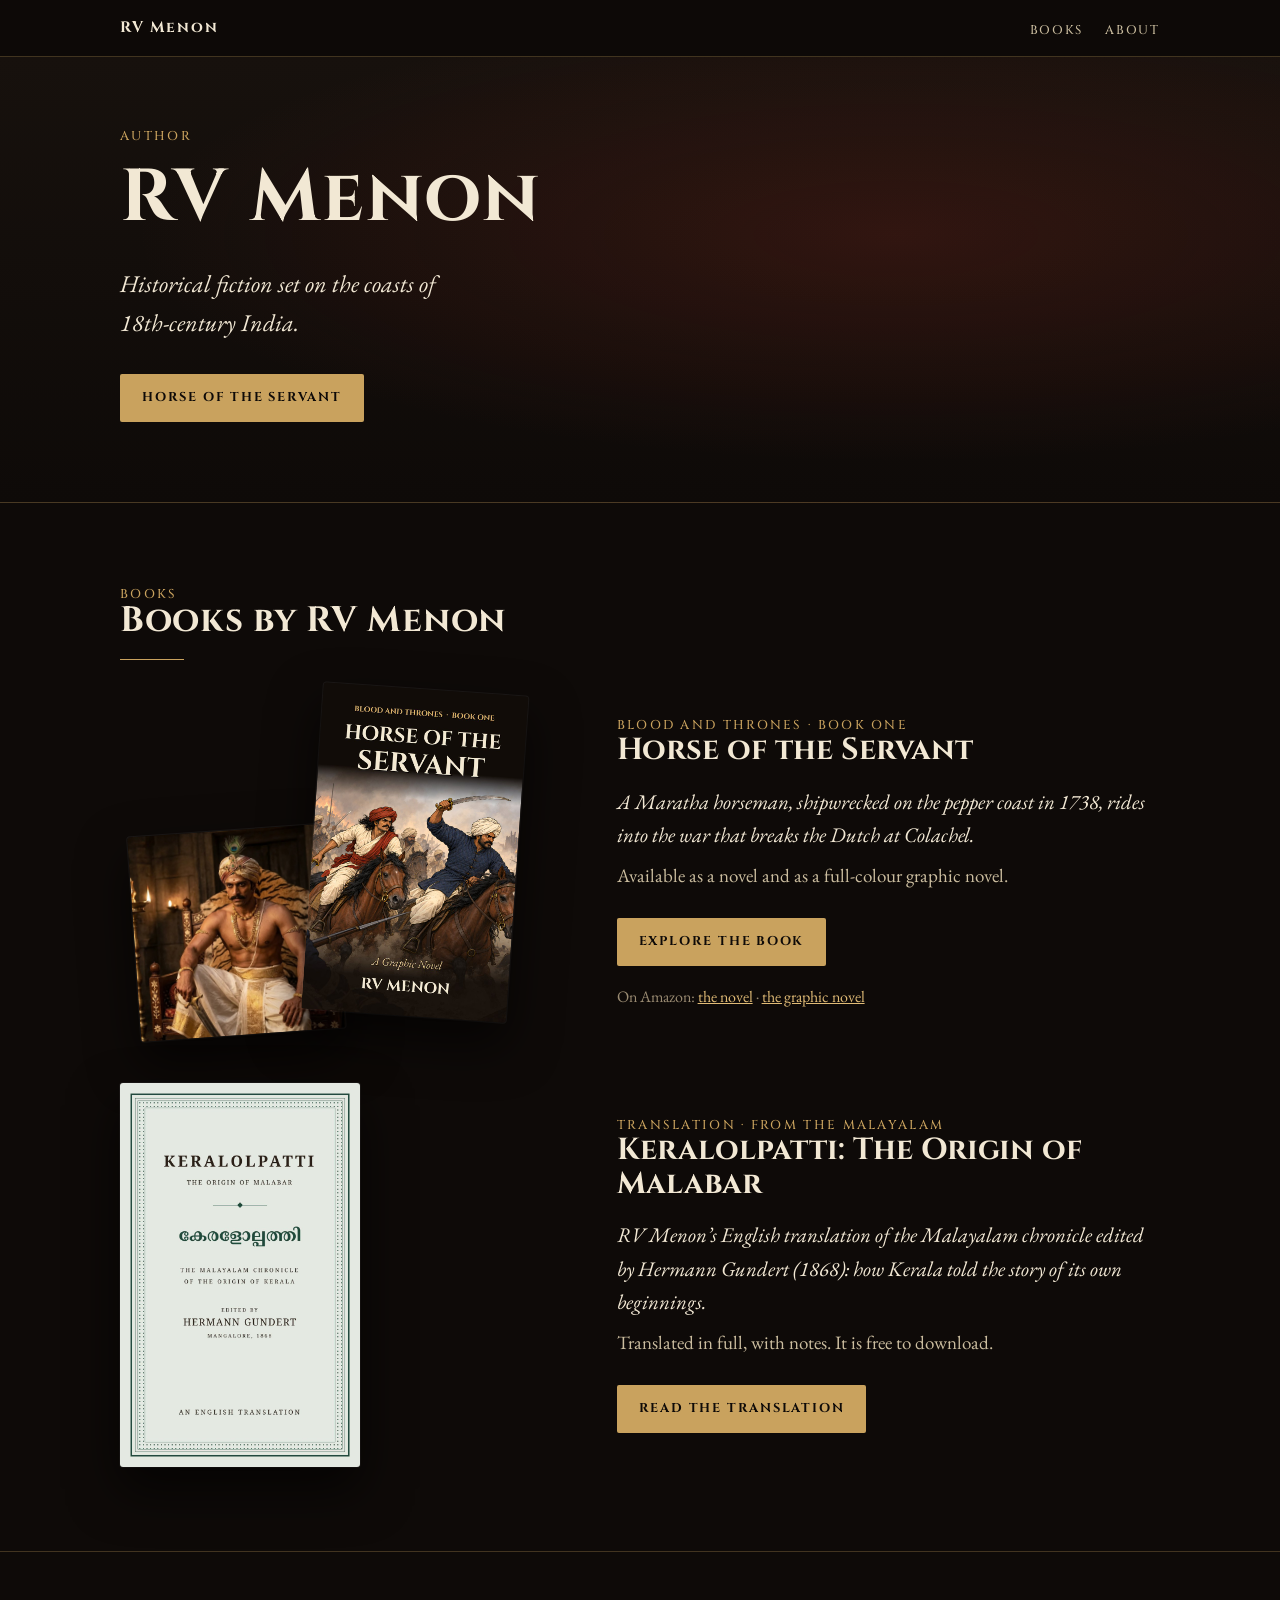
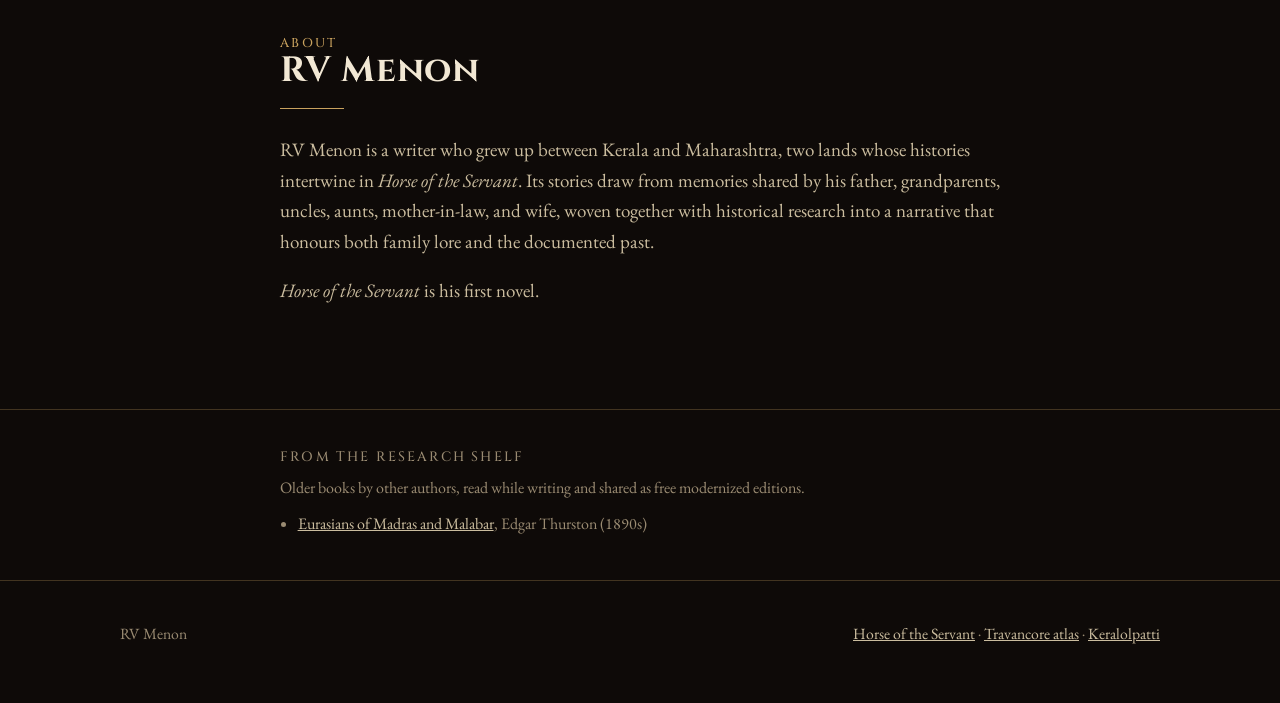
<file: index.html>
<!doctype html>
<html lang="en">
<head>
<meta charset="utf-8">
<meta name="viewport" content="width=device-width, initial-scale=1">
<title>RV Menon | Author</title>
<link rel="canonical" href="https://rvmenon.com/">
<meta name="msvalidate.01" content="698EE1B71D676BA57E1426D5D405A31E" />
<meta name="description" content="RV Menon, author of Horse of the Servant, a historical novel of 18th-century Goa, Travancore and the Battle of Colachel.">
<meta property="og:type" content="website">
<meta property="og:title" content="RV Menon">
<meta property="og:description" content="Author of Horse of the Servant, Book One of Blood and Thrones.">
<meta property="og:url" content="https://rvmenon.com/">
<meta property="og:image" content="https://rvmenon.com/assets/og-image.jpg">
<meta name="twitter:card" content="summary_large_image">
<link rel="preconnect" href="https://fonts.googleapis.com">
<link rel="preconnect" href="https://fonts.gstatic.com" crossorigin>
<link href="https://fonts.googleapis.com/css2?family=Cinzel:wght@500;700&family=EB+Garamond:ital,wght@0,400;0,500;1,400&display=swap" rel="stylesheet">
<link rel="stylesheet" href="assets/site.css">
</head>
<body>

<nav class="nav" aria-label="Main">
  <div class="wrap">
    <a class="brand" href="./">RV Menon</a>
    <ul>
      <li><a href="#books">Books</a></li>
      <li><a href="#about">About</a></li>
    </ul>
  </div>
</nav>

<header class="hero" id="top">
  <div class="wrap solo">
    <div>
      <div class="eyebrow">Author</div>
      <h1>RV Menon</h1>
      <p class="hook">Historical fiction set on the coasts of <span class="nowrap">18th-century</span> India.</p>
      <div class="btns">
        <a class="btn primary" href="horse-of-the-servant/">Horse of the Servant</a>
      </div>
    </div>
  </div>
</header>

<main>
<section id="books" aria-labelledby="books-h">
  <div class="wrap">
    <div class="eyebrow">Books</div>
    <h2 id="books-h">Books by RV Menon</h2>
    <hr class="rule">

    <article class="feature" aria-labelledby="hots-h">
      <a class="covers" href="horse-of-the-servant/" aria-hidden="true" tabindex="-1">
        <img src="assets/novel-cover.jpg" class="sq" alt="" width="900" height="900">
        <img src="assets/graphic-novel-cover.jpg" alt="" width="800" height="1280">
      </a>
      <div>
        <div class="eyebrow">Blood and Thrones · Book One</div>
        <h3 id="hots-h">Horse of the Servant</h3>
        <p class="hook">A Maratha horseman, shipwrecked on the pepper coast in 1738, rides into the war that breaks the Dutch at Colachel.</p>
        <p class="formats">Available as a novel and as a full-colour graphic novel.</p>
        <div class="btns">
          <a class="btn primary" href="horse-of-the-servant/">Explore the book</a>
        </div>
        <p class="textlinks">On Amazon: <a href="https://www.amazon.com/dp/B0GD5K3GWF" rel="noopener">the novel</a> · <a href="https://www.amazon.com/dp/B0HP4CW4CW" rel="noopener">the graphic novel</a></p>
      </div>
    </article>

    <article class="feature" id="translation" aria-labelledby="kp-h">
      <a class="covers kp-home" href="keralolpatti/" aria-hidden="true" tabindex="-1">
        <img src="keralolpatti/cover.jpg" alt="" width="800" height="1280">
      </a>
      <div>
        <div class="eyebrow">Translation · from the Malayalam</div>
        <h3 id="kp-h">Keralolpatti: The Origin of Malabar</h3>
        <p class="hook">RV Menon’s English translation of the Malayalam chronicle edited by Hermann Gundert (1868): how Kerala told the story of its own beginnings.</p>
        <p class="formats">Translated in full, with notes. It is free to download.</p>
        <div class="btns">
          <a class="btn primary" href="keralolpatti/">Read the translation</a>
        </div>
      </div>
    </article>
  </div>
</section>

<section class="author" id="about" aria-labelledby="about-h">
  <div class="wrap">
    <div class="eyebrow">About</div>
    <h2 id="about-h">RV Menon</h2>
    <hr class="rule">
    <p>RV Menon is a writer who grew up between Kerala and Maharashtra, two lands whose histories intertwine in <em>Horse of the Servant</em>. Its stories draw from memories shared by his father, grandparents, uncles, aunts, mother-in-law, and wife, woven together with historical research into a narrative that honours both family lore and the documented past.</p>
    <p><em>Horse of the Servant</em> is his first novel.</p>
  </div>
</section>

<section class="shelf" id="shelf" aria-labelledby="shelf-h">
  <div class="wrap">
    <h2 id="shelf-h">From the research shelf</h2>
    <p>Older books by other authors, read while writing and shared as free modernized editions.</p>
    <ul>
      <li><a href="eurasians-of-madras-and-malabar/">Eurasians of Madras and Malabar</a>, Edgar Thurston (1890s)</li>
    </ul>
  </div>
</section>
</main>

<footer>
  <div class="wrap">
    <span>RV Menon</span>
    <span><a href="horse-of-the-servant/">Horse of the Servant</a> · <a href="horse-of-the-servant/atlas/">Travancore atlas</a> · <a href="keralolpatti/">Keralolpatti</a></span>
  </div>
</footer>

</body>
</html>
</file>
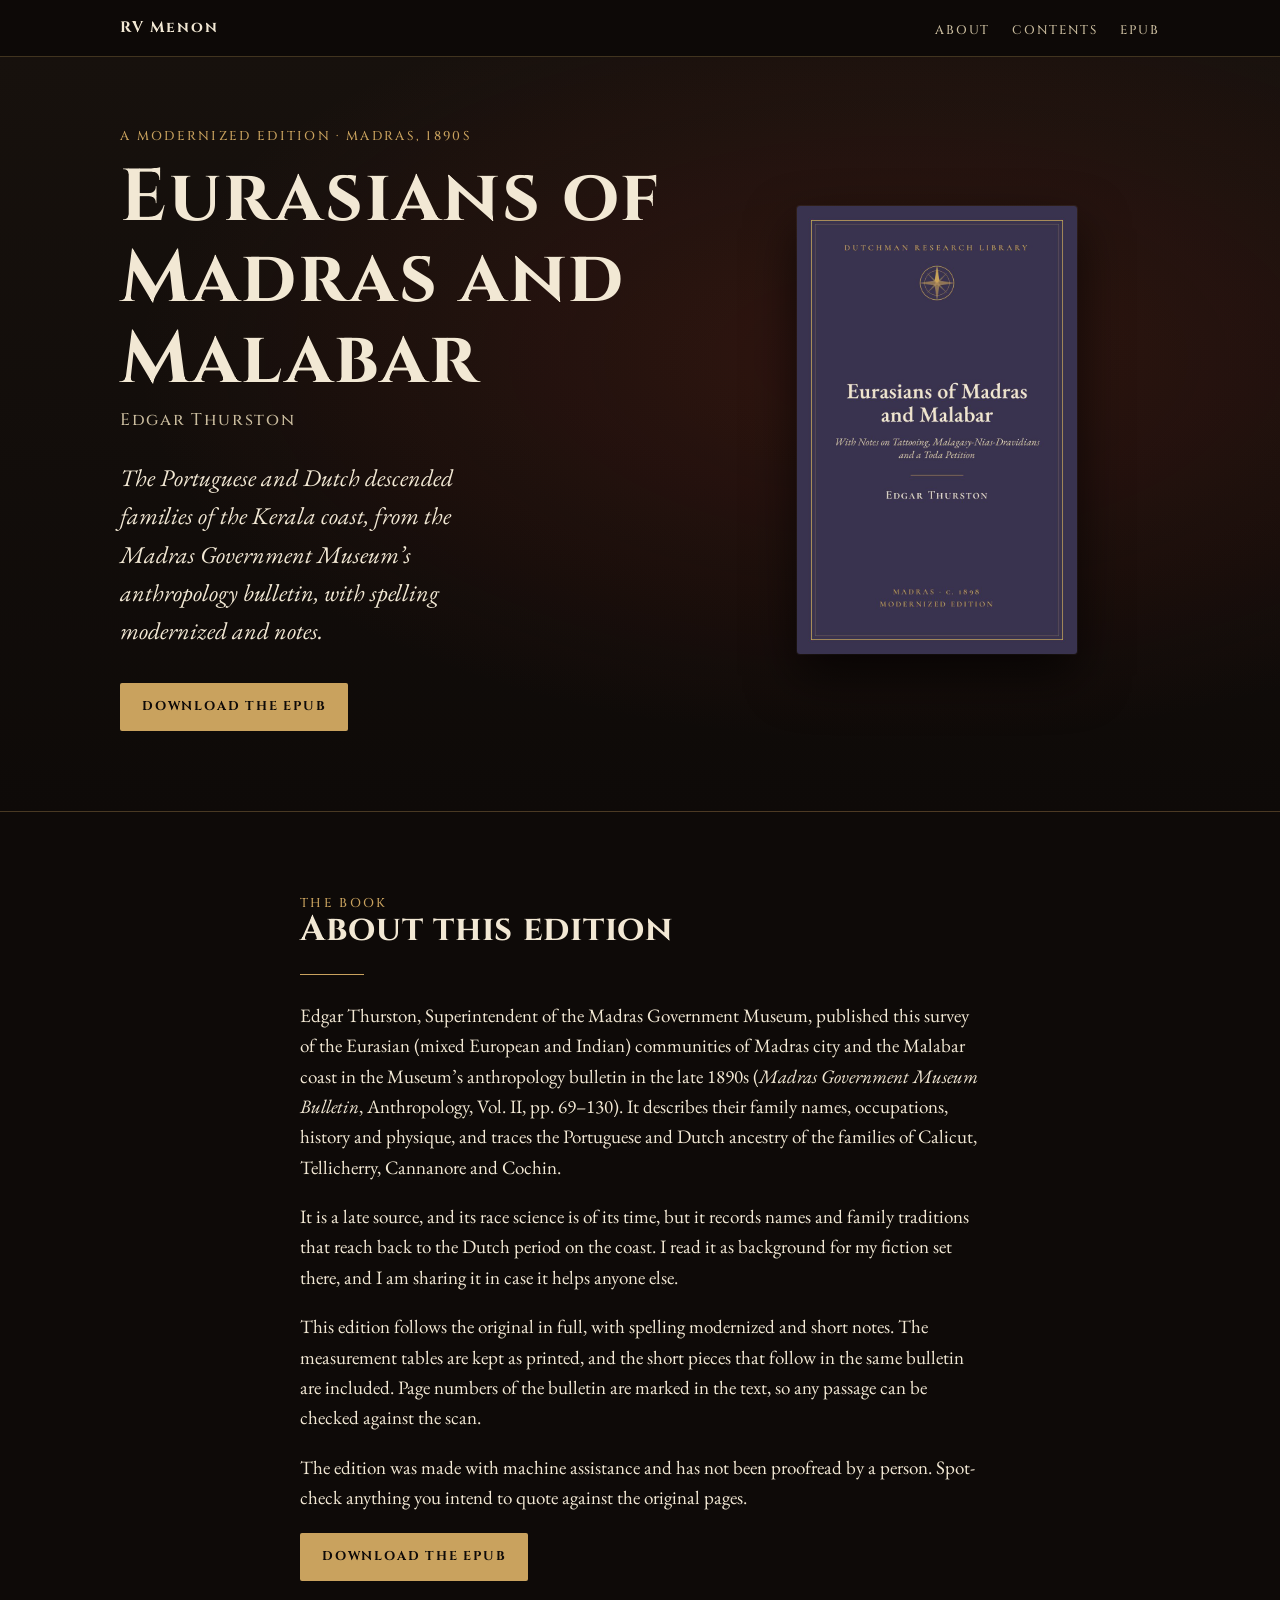
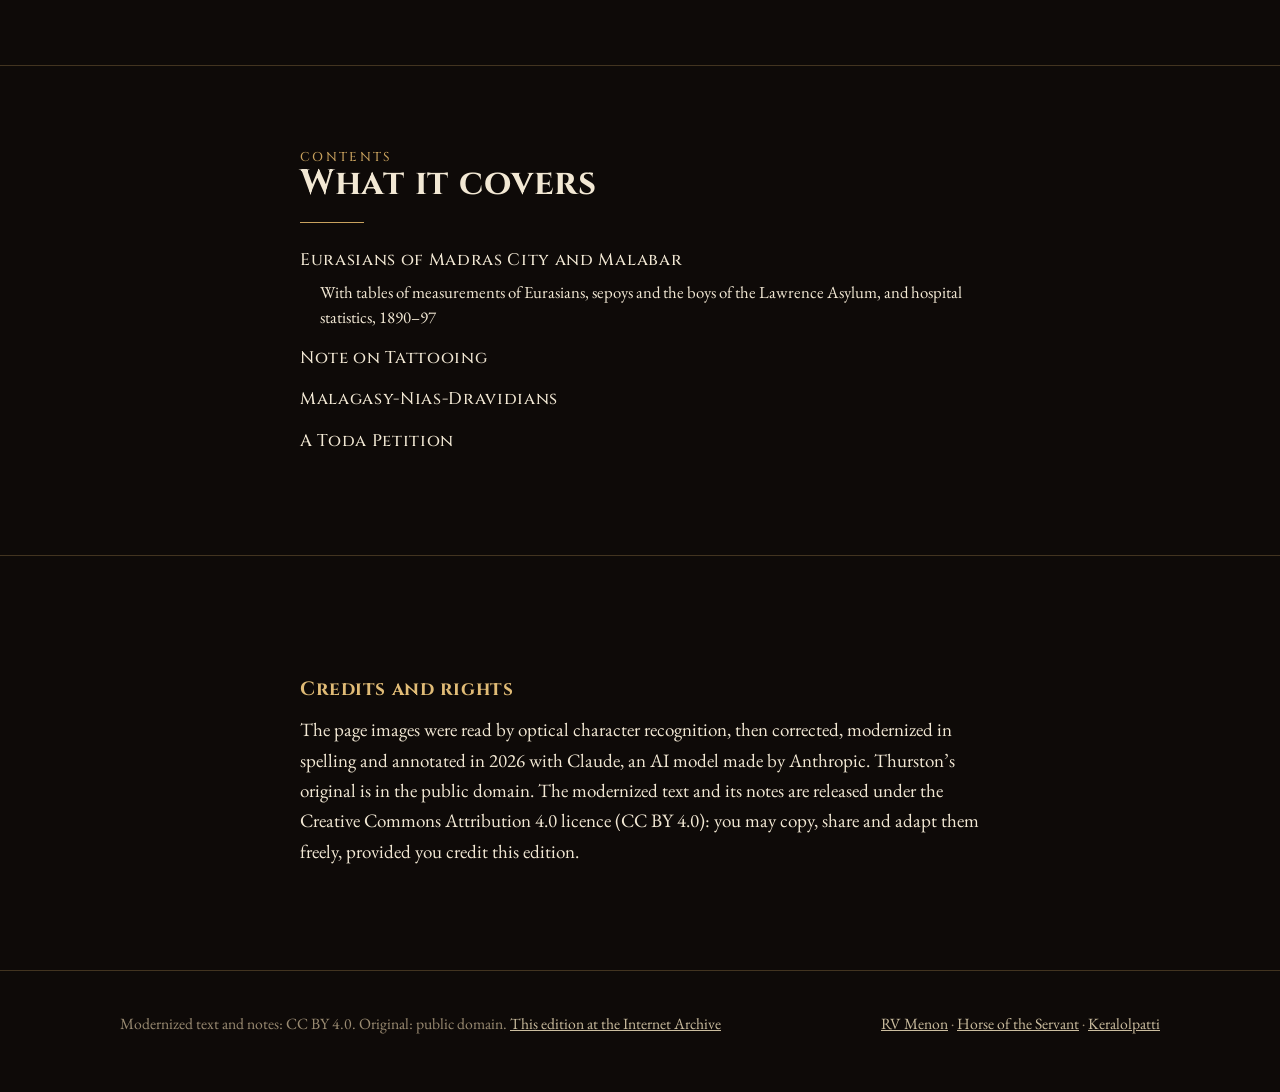
<file: eurasians-of-madras-and-malabar/index.html>
<!doctype html>
<html lang="en">
<head>
<meta charset="utf-8">
<meta name="viewport" content="width=device-width, initial-scale=1">
<title>Eurasians of Madras and Malabar | RV Menon</title>
<link rel="canonical" href="https://rvmenon.com/eurasians-of-madras-and-malabar/">
<meta name="description" content="Eurasians of Madras and Malabar by Edgar Thurston, in a modernized edition with notes. The Portuguese and Dutch descended families of the Kerala coast, from the Madras Museum Bulletin. Free to download.">
<meta property="og:type" content="book">
<meta property="og:title" content="Eurasians of Madras and Malabar">
<meta property="og:description" content="Edgar Thurston's survey of the Eurasian families of Madras and the Malabar coast, in a modernized edition with notes.">
<meta property="og:url" content="https://rvmenon.com/eurasians-of-madras-and-malabar/">
<meta property="og:image" content="https://rvmenon.com/eurasians-of-madras-and-malabar/cover.jpg">
<meta name="twitter:card" content="summary_large_image">
<link rel="preconnect" href="https://fonts.googleapis.com">
<link rel="preconnect" href="https://fonts.gstatic.com" crossorigin>
<link href="https://fonts.googleapis.com/css2?family=Cinzel:wght@500;700&family=EB+Garamond:ital,wght@0,400;0,500;1,400&display=swap" rel="stylesheet">
<link rel="stylesheet" href="../assets/site.css">
</head>
<body class="kp">

<nav class="nav" aria-label="Main">
  <div class="wrap">
    <a class="brand" href="../">RV Menon</a>
    <ul>
      <li class="hide-sm"><a href="#about-book">About</a></li>
      <li><a href="#contents">Contents</a></li>
      <li><a href="eurasians-of-madras-and-malabar.epub" download>EPUB</a></li>
    </ul>
  </div>
</nav>

<header class="hero" id="top">
  <div class="wrap">
    <div>
      <div class="eyebrow">A modernized edition · Madras, 1890s</div>
      <h1>Eurasians of Madras and Malabar</h1>
      <div class="series">Edgar Thurston</div>
      <p class="hook">The Portuguese and Dutch descended families of the Kerala coast, from the Madras Government Museum’s anthropology bulletin, with spelling modernized and notes.</p>
      <div class="btns">
        <a class="btn primary" href="eurasians-of-madras-and-malabar.epub" download>Download the EPUB</a>
      </div>
    </div>
    <div class="kp-cover">
      <img src="cover.jpg" alt="Cover of Eurasians of Madras and Malabar by Edgar Thurston" width="800" height="1280">
    </div>
  </div>
</header>

<main>
<section class="kp-text" id="about-book" aria-labelledby="note">
  <div class="wrap kp-col">
    <div class="eyebrow">The book</div>
    <h2 id="note">About this edition</h2>
    <hr class="rule">
    <p>Edgar Thurston, Superintendent of the Madras Government Museum, published this survey of the Eurasian (mixed European and Indian) communities of Madras city and the Malabar coast in the Museum’s anthropology bulletin in the late 1890s (<i>Madras Government Museum Bulletin</i>, Anthropology, Vol. II, pp. 69–130). It describes their family names, occupations, history and physique, and traces the Portuguese and Dutch ancestry of the families of Calicut, Tellicherry, Cannanore and Cochin.</p>
    <p>It is a late source, and its race science is of its time, but it records names and family traditions that reach back to the Dutch period on the coast. I read it as background for my fiction set there, and I am sharing it in case it helps anyone else.</p>
    <p>This edition follows the original in full, with spelling modernized and short notes. The measurement tables are kept as printed, and the short pieces that follow in the same bulletin are included. Page numbers of the bulletin are marked in the text, so any passage can be checked against the scan.</p>
    <p>The edition was made with machine assistance and has not been proofread by a person. Spot-check anything you intend to quote against the original pages.</p>
    <div class="btns"><a class="btn primary" href="eurasians-of-madras-and-malabar.epub" download>Download the EPUB</a></div>
  </div>
</section>

<section id="contents" aria-labelledby="contents-h">
  <div class="wrap kp-col">
    <div class="eyebrow">Contents</div>
    <h2 id="contents-h">What it covers</h2>
    <hr class="rule">
    <ol class="kp-toc">
      <li>Eurasians of Madras City and Malabar<ol><li>With tables of measurements of Eurasians, sepoys and the boys of the Lawrence Asylum, and hospital statistics, 1890–97</li></ol></li>
      <li>Note on Tattooing</li>
      <li>Malagasy-Nias-Dravidians</li>
      <li>A Toda Petition</li>
    </ol>
  </div>
</section>

<section class="kp-text" aria-labelledby="rights-h">
  <div class="wrap kp-col">
    <h3 id="rights-h">Credits and rights</h3>
    <p>The page images were read by optical character recognition, then corrected, modernized in spelling and annotated in 2026 with Claude, an AI model made by Anthropic. Thurston’s original is in the public domain. The modernized text and its notes are released under the Creative Commons Attribution 4.0 licence (CC BY 4.0): you may copy, share and adapt them freely, provided you credit this edition.</p>
  </div>
</section>
</main>

<footer>
  <div class="wrap">
    <span>Modernized text and notes: CC BY 4.0. Original: public domain. <a href="https://archive.org/details/eurasians-of-madras-and-malabar-modernized" rel="noopener">This edition at the Internet Archive</a></span>
    <span><a href="../">RV Menon</a> · <a href="../horse-of-the-servant/">Horse of the Servant</a> · <a href="../keralolpatti/">Keralolpatti</a></span>
  </div>
</footer>

</body>
</html>
</file>
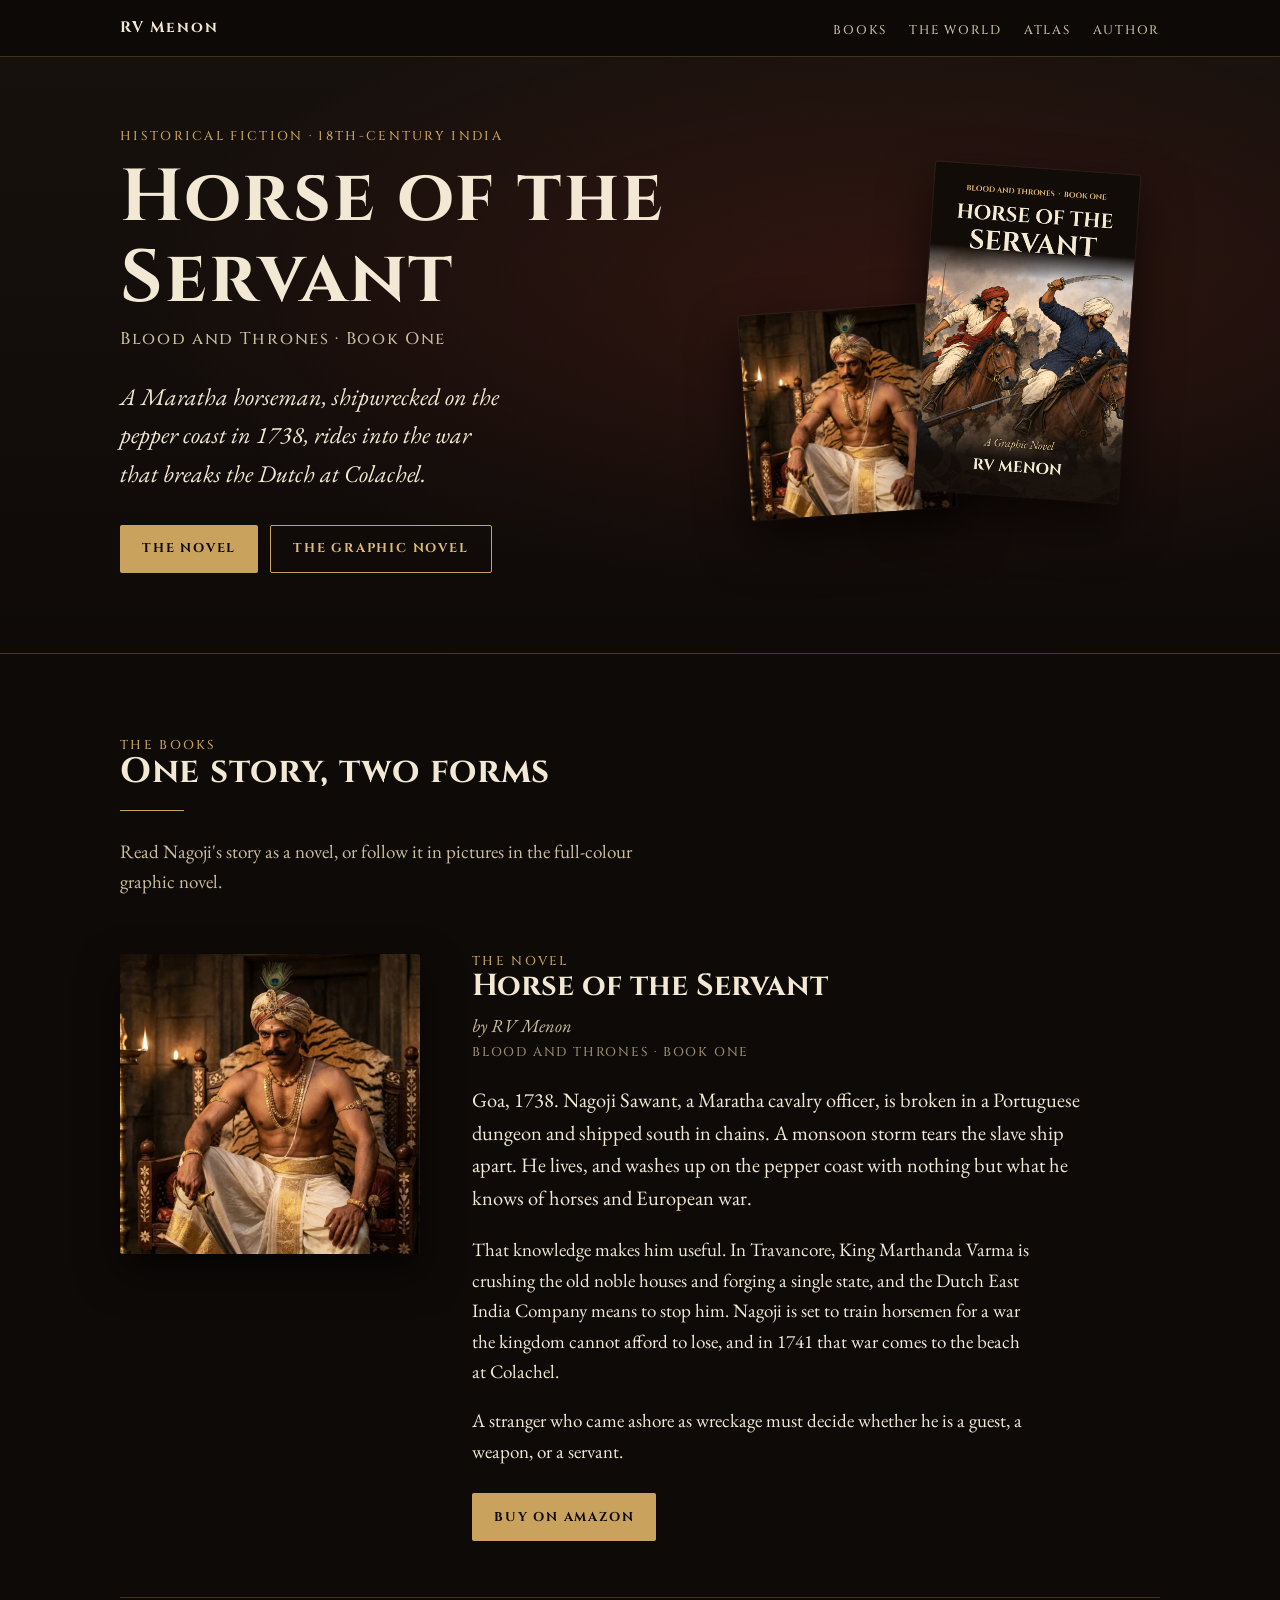
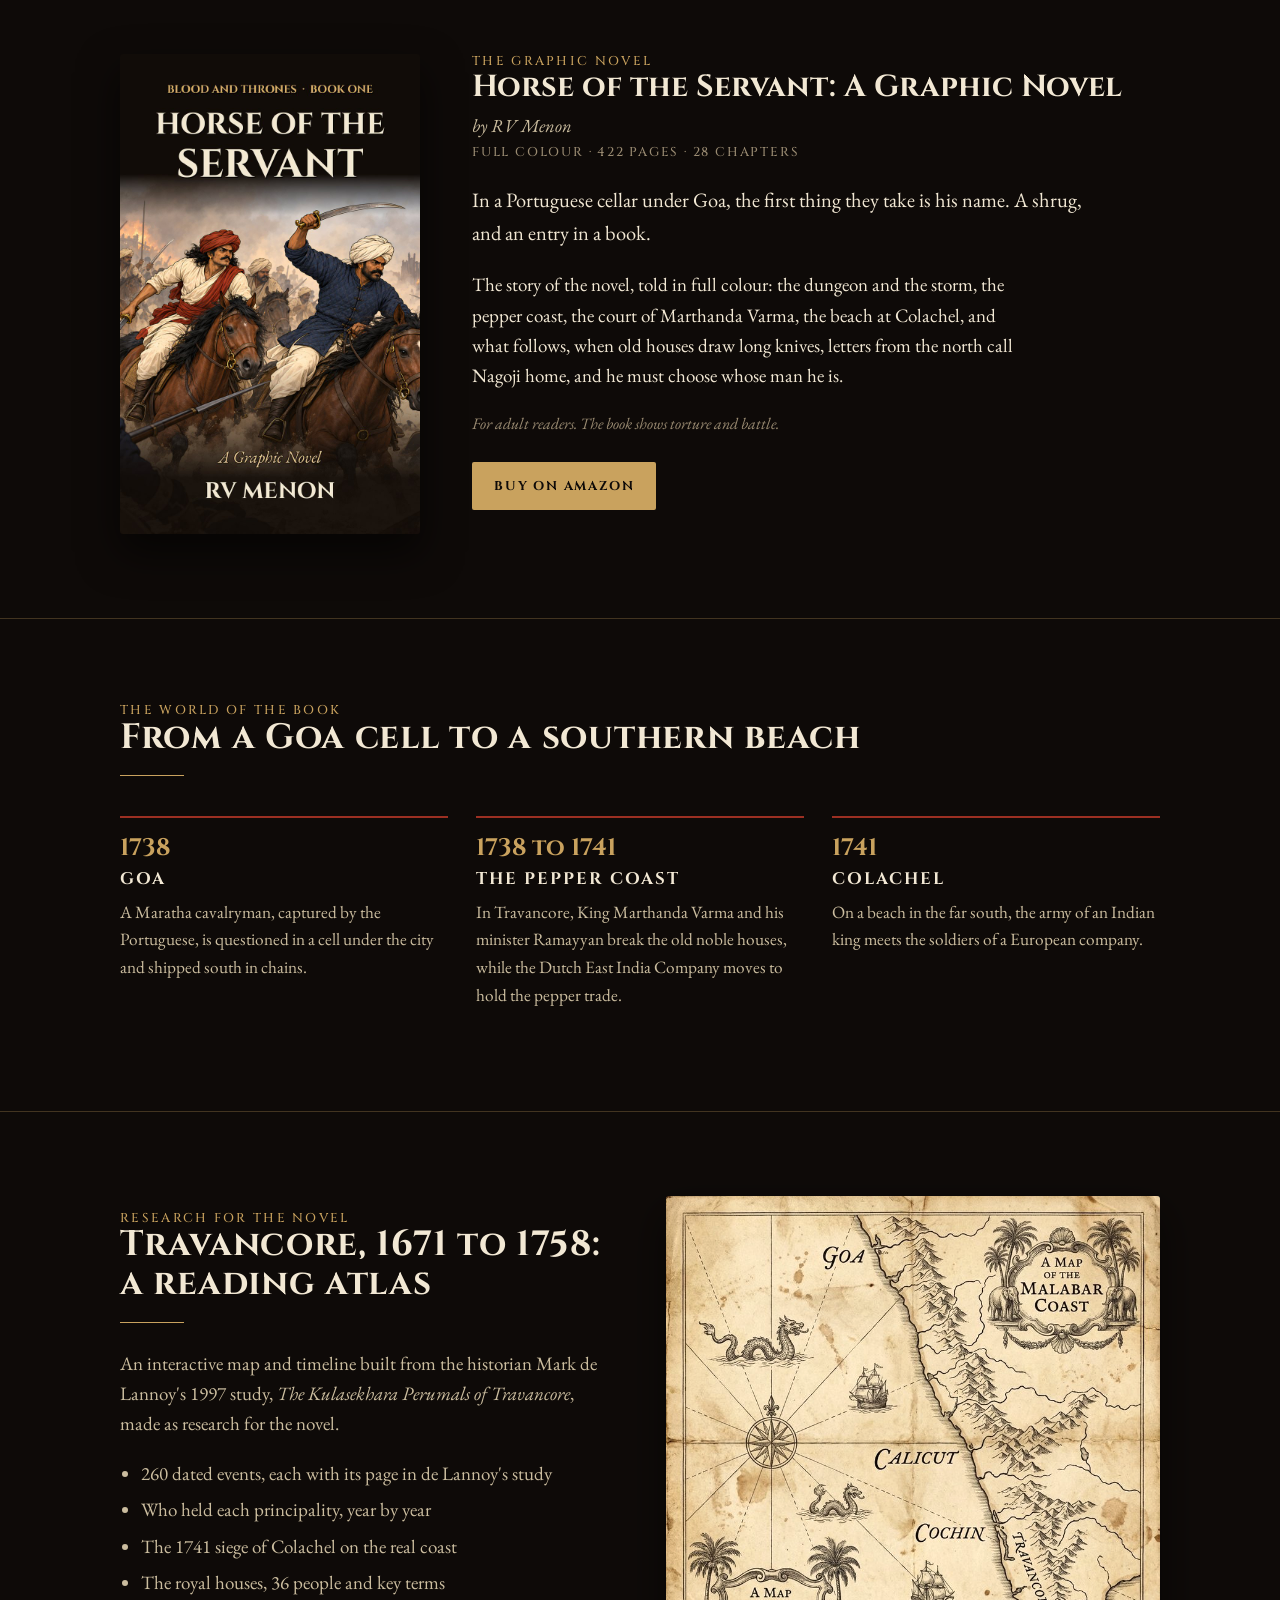
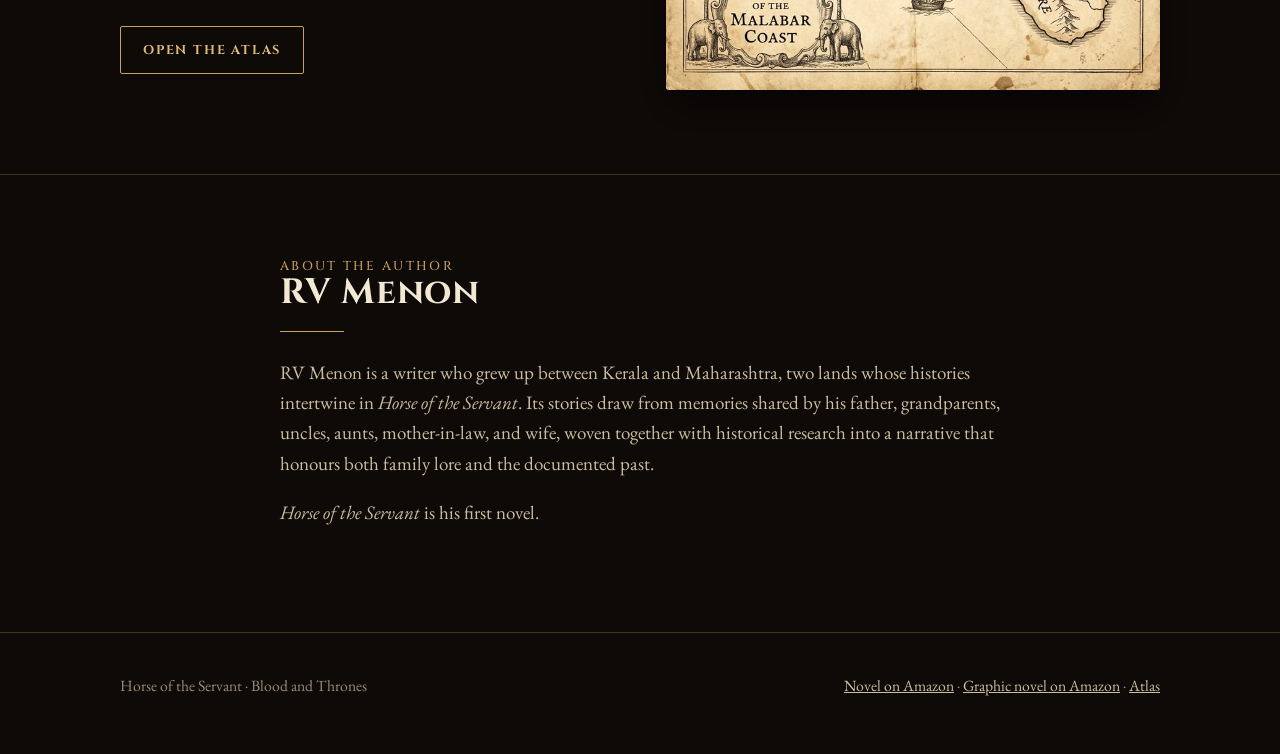
<file: horse-of-the-servant/index.html>
<!doctype html>
<html lang="en">
<head>
<meta charset="utf-8">
<meta name="viewport" content="width=device-width, initial-scale=1">
<title>Horse of the Servant | RV Menon</title>
<link rel="canonical" href="https://rvmenon.com/horse-of-the-servant/">
<meta name="description" content="Horse of the Servant, a historical novel of 18th-century Goa, Travancore and the Battle of Colachel, and its graphic novel edition.">
<meta property="og:type" content="website">
<meta property="og:title" content="Horse of the Servant">
<meta property="og:description" content="A Maratha horseman, shipwrecked on the pepper coast in 1738, rides into the war that breaks the Dutch at Colachel.">
<meta property="og:url" content="https://rvmenon.com/horse-of-the-servant/">
<meta property="og:image" content="https://rvmenon.com/assets/og-image.jpg">
<meta name="twitter:card" content="summary_large_image">
<link rel="preconnect" href="https://fonts.googleapis.com">
<link rel="preconnect" href="https://fonts.gstatic.com" crossorigin>
<link href="https://fonts.googleapis.com/css2?family=Cinzel:wght@500;700&family=EB+Garamond:ital,wght@0,400;0,500;1,400&display=swap" rel="stylesheet">
<link rel="stylesheet" href="../assets/site.css">
</head>
<body>

<nav class="nav" aria-label="Main">
  <div class="wrap">
    <a class="brand" href="../">RV Menon</a>
    <ul>
      <li><a href="#books">Books</a></li>
      <li class="hide-sm"><a href="#world">The world</a></li>
      <li><a href="#atlas">Atlas</a></li>
      <li class="hide-sm"><a href="#author">Author</a></li>
    </ul>
  </div>
</nav>

<header class="hero" id="top">
  <div class="wrap">
    <div>
      <div class="eyebrow"><span class="hide-sm">Historical fiction · </span>18th-century India</div>
      <h1>Horse of the Servant</h1>
      <div class="series">Blood and Thrones · Book One</div>
      <p class="hook">A Maratha horseman, shipwrecked on the pepper coast in 1738, rides into the war that breaks the Dutch at Colachel.</p>
      <div class="btns">
        <a class="btn primary" href="#novel">The novel</a>
        <a class="btn ghost" href="#graphic-novel">The graphic novel</a>
      </div>
    </div>
    <div class="covers" aria-hidden="true">
      <img src="../assets/novel-cover.jpg" class="sq" alt="" width="900" height="900">
      <img src="../assets/graphic-novel-cover.jpg" alt="" width="800" height="1280">
    </div>
  </div>
</header>

<main>
<section id="books" aria-labelledby="books-h">
  <div class="wrap">
    <div class="eyebrow">The books</div>
    <h2 id="books-h">One story, two forms</h2>
    <hr class="rule">
    <p class="lead">Read Nagoji's story as a novel, or follow it in pictures in the full-colour graphic novel.</p>

    <article class="book" id="novel" aria-labelledby="novel-h">
      <div class="cover"><img src="../assets/novel-cover.jpg" class="sq" alt="Cover image for Horse of the Servant, the novel: a king seated on a carved throne draped with a tiger skin, a sword at his knee" width="900" height="900" loading="lazy"></div>
      <div>
        <div class="eyebrow">The novel</div>
        <h3 id="novel-h">Horse of the Servant</h3>
        <p class="by">by RV Menon</p>
        <p class="meta">Blood and Thrones · Book One</p>
        <div class="blurb">
          <p>Goa, 1738. Nagoji Sawant, a Maratha cavalry officer, is broken in a Portuguese dungeon and shipped south in chains. A monsoon storm tears the slave ship apart. He lives, and washes up on the pepper coast with nothing but what he knows of horses and European war.</p>
          <p>That knowledge makes him useful. In Travancore, King Marthanda Varma is crushing the old noble houses and forging a single state, and the Dutch East India Company means to stop him. Nagoji is set to train horsemen for a war the kingdom cannot afford to lose, and in 1741 that war comes to the beach at Colachel.</p>
          <p>A stranger who came ashore as wreckage must decide whether he is a guest, a weapon, or a servant.</p>
        </div>
        <div class="btns">
          <a class="btn primary" href="https://www.amazon.com/dp/B0GD5K3GWF" rel="noopener" aria-label="Buy the novel on Amazon">Buy on Amazon</a>
        </div>
      </div>
    </article>

    <article class="book" id="graphic-novel" aria-labelledby="gn-h">
      <div class="cover"><img src="../assets/graphic-novel-cover.jpg" alt="Cover of Horse of the Servant: A Graphic Novel, showing two horsemen charging into battle" width="800" height="1280" loading="lazy"></div>
      <div>
        <div class="eyebrow">The graphic novel</div>
        <h3 id="gn-h">Horse of the Servant: A Graphic Novel</h3>
        <p class="by">by RV Menon</p>
        <p class="meta">Full colour · 422 pages · 28 chapters</p>
        <div class="blurb">
          <p>In a Portuguese cellar under Goa, the first thing they take is his name. A shrug, and an entry in a book.</p>
          <p>The story of the novel, told in full colour: the dungeon and the storm, the pepper coast, the court of Marthanda Varma, the beach at Colachel, and what follows, when old houses draw long knives, letters from the north call Nagoji home, and he must choose whose man he is.</p>
          <p class="note">For adult readers. The book shows torture and battle.</p>
        </div>
        <div class="btns">
          <a class="btn primary" href="https://www.amazon.com/dp/B0HP4CW4CW" rel="noopener" aria-label="Buy the graphic novel on Amazon">Buy on Amazon</a>
        </div>
      </div>
    </article>
  </div>
</section>

<section id="world" aria-labelledby="world-h">
  <div class="wrap">
    <div class="eyebrow">The world of the book</div>
    <h2 id="world-h">From a Goa cell to a southern beach</h2>
    <hr class="rule">
    <div class="world">
      <div class="place">
        <div class="when">1738</div>
        <h3>Goa</h3>
        <p>A Maratha cavalryman, captured by the Portuguese, is questioned in a cell under the city and shipped south in chains.</p>
      </div>
      <div class="place">
        <div class="when">1738 to 1741</div>
        <h3>The pepper coast</h3>
        <p>In Travancore, King Marthanda Varma and his minister Ramayyan break the old noble houses, while the Dutch East India Company moves to hold the pepper trade.</p>
      </div>
      <div class="place">
        <div class="when">1741</div>
        <h3>Colachel</h3>
        <p>On a beach in the far south, the army of an Indian king meets the soldiers of a European company.</p>
      </div>
    </div>
  </div>
</section>

<section id="atlas" aria-labelledby="atlas-h">
  <div class="wrap atlas">
    <div>
      <div class="eyebrow">Research for the novel</div>
      <h2 id="atlas-h">Travancore, 1671 to 1758: a reading atlas</h2>
      <hr class="rule">
      <p class="lead">An interactive map and timeline built from the historian Mark de Lannoy's 1997 study, <cite>The Kulasekhara Perumals of Travancore</cite>, made as research for the novel.</p>
      <ul>
        <li>260 dated events, each with its page in de Lannoy's study</li>
        <li>Who held each principality, year by year</li>
        <li>The 1741 siege of Colachel on the real coast</li>
        <li>The royal houses, 36 people and key terms</li>
      </ul>
      <a class="btn ghost" href="atlas/">Open the atlas</a>
    </div>
    <img src="../assets/malabar-map.jpg" alt="An old-style illustrated map of the Malabar coast, from Goa south to Travancore" width="800" height="800" loading="lazy">
  </div>
</section>

<section class="author" id="author" aria-labelledby="author-h">
  <div class="wrap">
    <div class="eyebrow">About the author</div>
    <h2 id="author-h">RV Menon</h2>
    <hr class="rule">
    <p>RV Menon is a writer who grew up between Kerala and Maharashtra, two lands whose histories intertwine in <em>Horse of the Servant</em>. Its stories draw from memories shared by his father, grandparents, uncles, aunts, mother-in-law, and wife, woven together with historical research into a narrative that honours both family lore and the documented past.</p>
    <p><em>Horse of the Servant</em> is his first novel.</p>
  </div>
</section>
</main>

<footer>
  <div class="wrap">
    <span>Horse of the Servant · Blood and Thrones</span>
    <span><a href="https://www.amazon.com/dp/B0GD5K3GWF" rel="noopener">Novel on Amazon</a> · <a href="https://www.amazon.com/dp/B0HP4CW4CW" rel="noopener">Graphic novel on Amazon</a> · <a href="atlas/">Atlas</a></span>
  </div>
</footer>

</body>
</html>
</file>
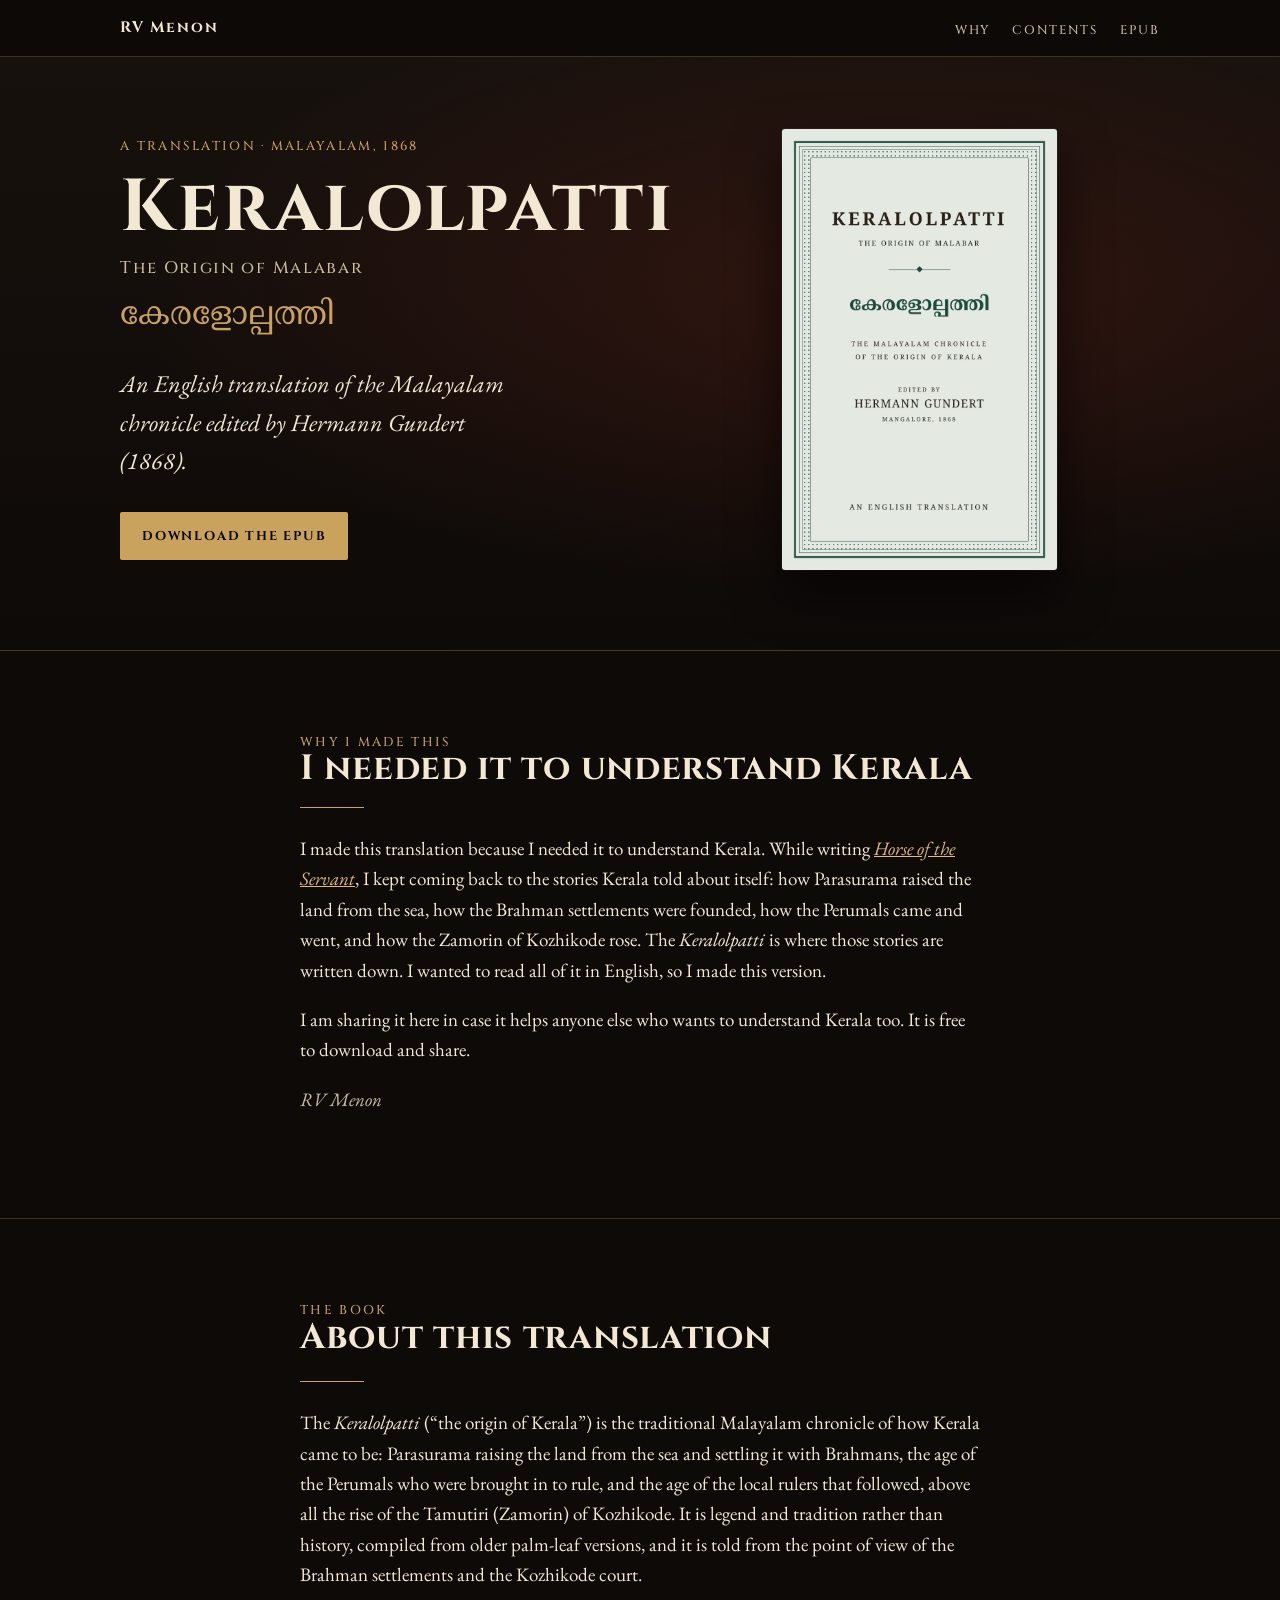
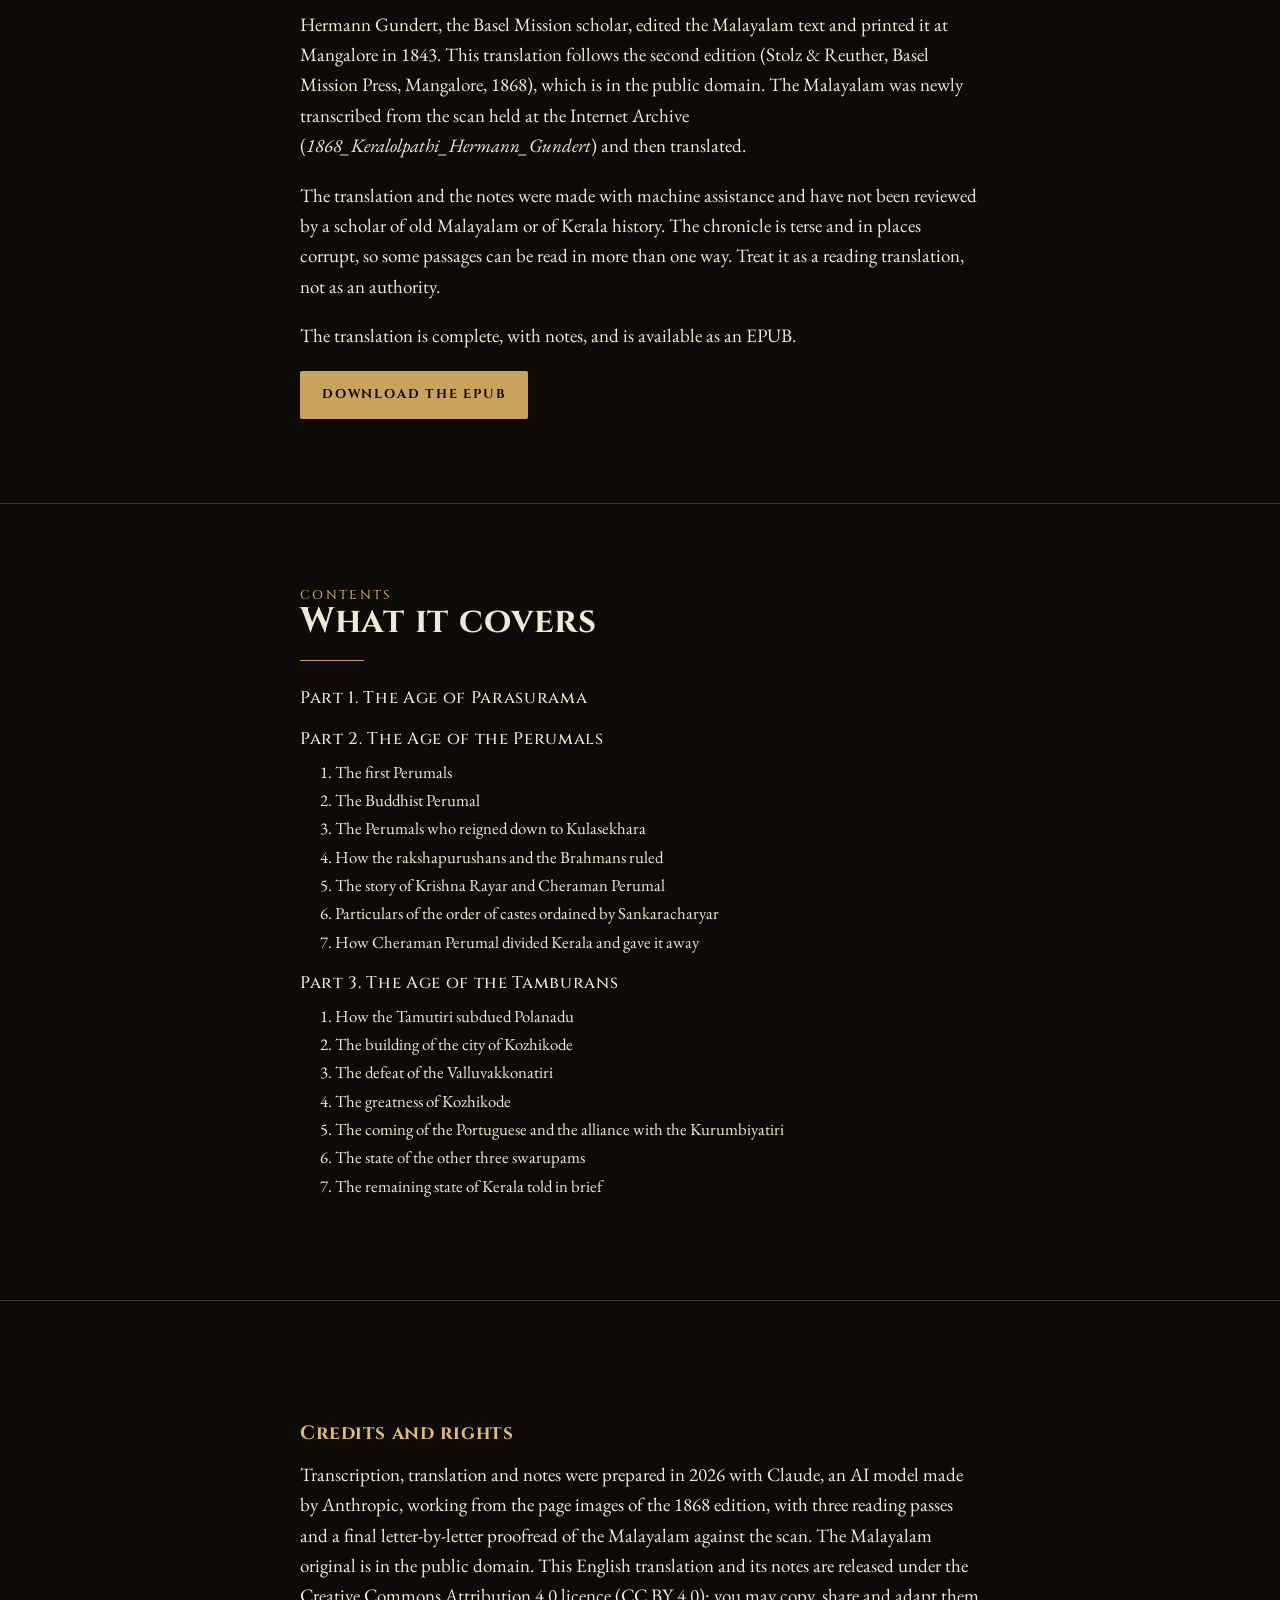
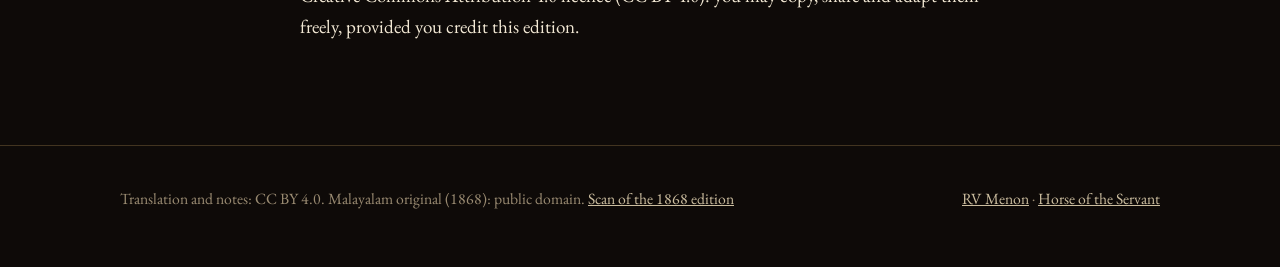
<file: keralolpatti/index.html>
<!doctype html>
<html lang="en">
<head>
<meta charset="utf-8">
<meta name="viewport" content="width=device-width, initial-scale=1">
<title>Keralolpatti: The Origin of Malabar | RV Menon</title>
<link rel="canonical" href="https://rvmenon.com/keralolpatti/">
<meta name="description" content="Keralolpatti: The Origin of Malabar. An English translation of the Malayalam chronicle edited by Hermann Gundert (1868), with notes. Free to download and share under CC BY 4.0.">
<meta property="og:type" content="book">
<meta property="og:title" content="Keralolpatti: The Origin of Malabar">
<meta property="og:description" content="An English translation of the Malayalam chronicle edited by Hermann Gundert (1868).">
<meta property="og:url" content="https://rvmenon.com/keralolpatti/">
<meta property="og:image" content="https://rvmenon.com/keralolpatti/cover.jpg">
<meta name="twitter:card" content="summary_large_image">
<link rel="preconnect" href="https://fonts.googleapis.com">
<link rel="preconnect" href="https://fonts.gstatic.com" crossorigin>
<link href="https://fonts.googleapis.com/css2?family=Cinzel:wght@500;700&family=EB+Garamond:ital,wght@0,400;0,500;1,400&display=swap" rel="stylesheet">
<link rel="stylesheet" href="../assets/site.css">
</head>
<body class="kp">

<nav class="nav" aria-label="Main">
  <div class="wrap">
    <a class="brand" href="../">RV Menon</a>
    <ul>
      <li class="hide-sm"><a href="#why">Why</a></li>
      <li><a href="#contents">Contents</a></li>
      <li><a href="keralolpatti.epub" download>EPUB</a></li>
    </ul>
  </div>
</nav>

<header class="hero" id="top">
  <div class="wrap">
    <div>
      <div class="eyebrow">A translation · Malayalam, 1868</div>
      <h1>Keralolpatti</h1>
      <div class="series">The Origin of Malabar</div>
      <p class="kp-ml" lang="ml">കേരളോല്പത്തി</p>
      <p class="hook">An English translation of the Malayalam chronicle edited by Hermann Gundert (1868).</p>
      <div class="btns">
        <a class="btn primary" href="keralolpatti.epub" download>Download the EPUB</a>
      </div>
    </div>
    <div class="kp-cover">
      <img src="cover.jpg" alt="Cover of Keralolpatti: The Origin of Malabar" width="800" height="1280">
    </div>
  </div>
</header>

<main>
<section id="why" aria-labelledby="why-h">
  <div class="wrap kp-col">
    <div class="eyebrow">Why I made this</div>
    <h2 id="why-h">I needed it to understand Kerala</h2>
    <hr class="rule">
    <p>I made this translation because I needed it to understand Kerala. While writing <a href="../horse-of-the-servant/"><em>Horse of the Servant</em></a>, I kept coming back to the stories Kerala told about itself: how Parasurama raised the land from the sea, how the Brahman settlements were founded, how the Perumals came and went, and how the Zamorin of Kozhikode rose. The <em>Keralolpatti</em> is where those stories are written down. I wanted to read all of it in English, so I made this version.</p>
    <p>I am sharing it here in case it helps anyone else who wants to understand Kerala too. It is free to download and share.</p>
    <p class="kp-sig">RV Menon</p>
  </div>
</section>

<section class="kp-text" aria-labelledby="note">
  <div class="wrap kp-col">
    <div class="eyebrow">The book</div>
    <h2 id="note">About this translation</h2>
    <hr class="rule">
    <p>The <i>Keralolpatti</i> (“the origin of Kerala”) is the traditional Malayalam chronicle of how Kerala came to be: Parasurama raising the land from the sea and settling it with Brahmans, the age of the Perumals who were brought in to rule, and the age of the local rulers that followed, above all the rise of the Tamutiri (Zamorin) of Kozhikode. It is legend and tradition rather than history, compiled from older palm-leaf versions, and it is told from the point of view of the Brahman settlements and the Kozhikode court.</p>
    <p>Hermann Gundert, the Basel Mission scholar, edited the Malayalam text and printed it at Mangalore in 1843. This translation follows the second edition (Stolz &amp; Reuther, Basel Mission Press, Mangalore, 1868), which is in the public domain. The Malayalam was newly transcribed from the scan held at the Internet Archive (<i>1868_Keralolpathi_Hermann_Gundert</i>) and then translated.</p>
    <p>The translation and the notes were made with machine assistance and have not been reviewed by a scholar of old Malayalam or of Kerala history. The chronicle is terse and in places corrupt, so some passages can be read in more than one way. Treat it as a reading translation, not as an authority.</p>
    <p>The translation is complete, with notes, and is available as an EPUB.</p>
    <div class="btns"><a class="btn primary" href="keralolpatti.epub" download>Download the EPUB</a></div>
  </div>
</section>

<section id="contents" aria-labelledby="contents-h">
  <div class="wrap kp-col">
    <div class="eyebrow">Contents</div>
    <h2 id="contents-h">What it covers</h2>
    <hr class="rule">
    <ol class="kp-toc">
      <li>Part 1. The Age of Parasurama</li>
      <li>Part 2. The Age of the Perumals<ol><li>1. The first Perumals</li><li>2. The Buddhist Perumal</li><li>3. The Perumals who reigned down to Kulasekhara</li><li>4. How the rakshapurushans and the Brahmans ruled</li><li>5. The story of Krishna Rayar and Cheraman Perumal</li><li>6. Particulars of the order of castes ordained by Sankaracharyar</li><li>7. How Cheraman Perumal divided Kerala and gave it away</li></ol></li>
      <li>Part 3. The Age of the Tamburans<ol><li>1. How the Tamutiri subdued Polanadu</li><li>2. The building of the city of Kozhikode</li><li>3. The defeat of the Valluvakkonatiri</li><li>4. The greatness of Kozhikode</li><li>5. The coming of the Portuguese and the alliance with the Kurumbiyatiri</li><li>6. The state of the other three swarupams</li><li>7. The remaining state of Kerala told in brief</li></ol></li>
    </ol>
  </div>
</section>

<section class="kp-text" aria-labelledby="rights-h">
  <div class="wrap kp-col">
    <h3 id="rights-h">Credits and rights</h3>
    <p>Transcription, translation and notes were prepared in 2026 with Claude, an AI model made by Anthropic, working from the page images of the 1868 edition, with three reading passes and a final letter-by-letter proofread of the Malayalam against the scan. The Malayalam original is in the public domain. This English translation and its notes are released under the Creative Commons Attribution 4.0 licence (CC BY 4.0): you may copy, share and adapt them freely, provided you credit this edition.</p>
  </div>
</section>
</main>

<footer>
  <div class="wrap">
    <span>Translation and notes: CC BY 4.0. Malayalam original (1868): public domain. <a href="https://archive.org/details/1868_Keralolpathi_Hermann_Gundert" rel="noopener">Scan of the 1868 edition</a></span>
    <span><a href="../">RV Menon</a> · <a href="../horse-of-the-servant/">Horse of the Servant</a></span>
  </div>
</footer>

</body>
</html>
</file>
<file: assets/site.css>
:root{
  --ink:#0e0a08; --ink-2:#17110d; --ink-3:#221a14;
  --paper:#f2e8d4; --paper-dim:#cbbd9f; --muted:#9a8b72;
  --gold:#c9a25e; --gold-bright:#e0bb76; --red:#9c2f22;
  --line:rgba(201,162,94,.28);
  --serif:"EB Garamond",Georgia,"Times New Roman",serif;
  --display:"Cinzel","Trajan Pro",Georgia,serif;
}
*{box-sizing:border-box}
html{scroll-behavior:smooth}
body{margin:0;background:var(--ink);color:var(--paper);font:400 1.1875rem/1.6 var(--serif);-webkit-font-smoothing:antialiased}
img{max-width:100%;height:auto;display:block}
a{color:var(--gold-bright)}
a:focus-visible,.btn:focus-visible{outline:2px solid var(--gold-bright);outline-offset:3px}
.wrap{max-width:1080px;margin:0 auto;padding:0 20px}
.eyebrow{font:500 .8rem/1.2 var(--display);letter-spacing:.18em;text-transform:uppercase;color:var(--gold)}
h1,h2,h3{font-family:var(--display);font-weight:700;line-height:1.1;margin:0;color:var(--paper)}
h2{font-size:clamp(1.6rem,3.4vw,2.2rem);letter-spacing:.02em}
h3{font-size:clamp(1.5rem,3vw,1.9rem)}
p{margin:0 0 1em}
.rule{width:64px;height:1px;background:var(--gold);border:0;margin:18px 0 26px}

/* nav */
.nav{position:sticky;top:0;z-index:5;background:rgba(14,10,8,.92);backdrop-filter:blur(6px);border-bottom:1px solid var(--line)}
.nav .wrap{display:flex;align-items:center;justify-content:space-between;gap:16px;height:56px}
.brand{font:700 .95rem/1 var(--display);letter-spacing:.12em;color:var(--paper);text-decoration:none;white-space:nowrap}
.nav ul{display:flex;gap:22px;list-style:none;margin:0;padding:0}
.nav ul a{font:500 .78rem/1 var(--display);letter-spacing:.14em;text-transform:uppercase;color:var(--paper-dim);text-decoration:none}
.nav ul a:hover{color:var(--gold-bright)}

/* hero */
.hero{position:relative;overflow:hidden;border-bottom:1px solid var(--line);
  background:radial-gradient(ellipse at 70% 40%,rgba(156,47,34,.22),transparent 60%),linear-gradient(180deg,var(--ink-2),var(--ink))}
.hero .wrap{display:grid;grid-template-columns:1.1fr .9fr;gap:48px;align-items:center;padding-top:72px;padding-bottom:80px}
.hero h1{font-size:clamp(2.6rem,7vw,4.6rem);letter-spacing:.03em;margin:14px 0 8px}
.hero .series{font:500 1.05rem/1.4 var(--display);letter-spacing:.1em;color:var(--paper-dim)}
.hero .hook{font-size:clamp(1.25rem,2.4vw,1.5rem);font-style:italic;color:var(--paper);max-width:32ch;margin:26px 0 32px}
.covers{display:flex;justify-content:center;align-items:flex-end;gap:0;min-height:320px}
.covers img{width:min(46%,230px);aspect-ratio:5/8;object-fit:cover;border-radius:3px;box-shadow:0 22px 50px rgba(0,0,0,.65),0 0 0 1px rgba(255,255,255,.06)}
.covers img:first-child{transform:rotate(-4deg) translateX(14px);z-index:1}
.covers img:last-child{transform:rotate(4deg) translate(-14px,-18px);z-index:2}
.btns{display:flex;flex-wrap:wrap;gap:12px}
.btn{display:inline-flex;align-items:center;justify-content:center;min-height:48px;padding:12px 22px;border-radius:2px;
  font:700 .8rem/1.35 var(--display);letter-spacing:.14em;text-transform:uppercase;text-align:center;text-decoration:none;transition:background .15s,color .15s}
.btn.primary{background:var(--gold);color:var(--ink)}
.btn.primary:hover{background:var(--gold-bright)}
.btn.ghost{border:1px solid var(--gold);color:var(--gold-bright)}
.btn.ghost:hover{background:rgba(201,162,94,.12)}

/* sections */
section{padding:84px 0;border-bottom:1px solid var(--line)}
.lead{color:var(--paper-dim);max-width:60ch}

/* books */
.book{display:grid;grid-template-columns:300px 1fr;gap:52px;align-items:start;margin-top:56px}
.book + .book{padding-top:56px;border-top:1px solid var(--line)}
.book .cover img{width:100%;aspect-ratio:5/8;object-fit:cover;border-radius:3px;box-shadow:0 18px 40px rgba(0,0,0,.6)}
.book .by{font-style:italic;color:var(--paper-dim);margin:8px 0 4px;font-size:1.15rem}
.book .meta{font:500 .8rem/1.4 var(--display);letter-spacing:.14em;text-transform:uppercase;color:var(--muted);margin:0 0 22px}
.book .blurb p{max-width:62ch}
.book .blurb p:first-child{font-size:1.28rem;color:var(--paper)}
.note{font-size:1rem;color:var(--muted);font-style:italic;margin-top:4px}
.book .btns{margin-top:26px}

/* world */
.world{display:grid;grid-template-columns:repeat(3,1fr);gap:28px;margin-top:40px}
.place{border-top:2px solid var(--red);padding-top:18px}
.place .when{font:700 1.5rem/1 var(--display);color:var(--gold)}
.place h3{font-size:1.05rem;letter-spacing:.12em;text-transform:uppercase;margin:10px 0 10px;color:var(--paper)}
.place p{color:var(--paper-dim);font-size:1.08rem}

/* atlas */
.atlas{display:grid;grid-template-columns:1fr 1fr;gap:52px;align-items:center}
.atlas img{width:100%;aspect-ratio:1;object-fit:cover;border-radius:3px;filter:sepia(.15);box-shadow:0 18px 40px rgba(0,0,0,.55)}
.atlas ul{padding-left:1.1em;color:var(--paper-dim);margin:0 0 28px}
.atlas li{margin-bottom:6px}

/* author */
.author .wrap{max-width:760px}
.author p{color:var(--paper-dim)}

footer{padding:40px 0 56px;color:var(--muted);font-size:.98rem}
footer .wrap{display:flex;flex-wrap:wrap;justify-content:space-between;gap:12px}
footer a{color:var(--paper-dim)}

@media (max-width:860px){
  .hero .wrap{grid-template-columns:1fr;gap:40px;padding-top:48px;padding-bottom:56px}
  .covers{min-height:0;order:-1}
  .book{grid-template-columns:1fr;gap:28px}
  .book .cover{max-width:260px}
  .world{grid-template-columns:1fr;gap:32px}
  .atlas{grid-template-columns:1fr;gap:32px}
  section{padding:64px 0}
}
@media (max-width:560px){
  .wrap{padding:0 16px}
  .nav ul{gap:14px}
  .hide-sm{display:none}
  .btn{width:100%}
}
@media (prefers-reduced-motion:reduce){html{scroll-behavior:auto}}

/* home */
.feature{display:grid;grid-template-columns:minmax(0,.9fr) minmax(0,1.1fr);gap:52px;align-items:center;margin-top:48px}
.feature .covers{justify-content:flex-start;min-height:0}
.feature .hook{font-size:1.3rem;font-style:italic;margin:18px 0 10px}
.feature .formats{color:var(--paper-dim);margin-bottom:26px}
.textlinks{margin-top:18px;font-size:1rem;color:var(--muted)}
@media (max-width:860px){.feature{grid-template-columns:1fr;gap:36px}.feature .covers{justify-content:center}}
.hero .wrap.solo{grid-template-columns:1fr}
.nowrap{white-space:nowrap}
.covers img.sq,.book .cover img.sq{aspect-ratio:1/1}

/* keralolpatti */
@font-face{font-family:"Noto Serif Malayalam";src:url("../keralolpatti/NotoSerifMalayalam-Regular.ttf") format("truetype");font-display:swap}
.kp-ml{font:400 clamp(1.5rem,3.4vw,2rem)/1.4 "Noto Serif Malayalam",serif;color:var(--gold);margin:14px 0 0}
.kp-cover{display:flex;justify-content:center}
.kp-cover img{width:min(70%,280px);border-radius:3px;box-shadow:0 22px 50px rgba(0,0,0,.65),0 0 0 1px rgba(255,255,255,.06)}
.kp-col{max-width:720px}
.kp-sig{font-style:italic;color:var(--paper-dim)}
.kp-toc,.kp-toc ol{list-style:none;padding:0;margin:0}
.kp-toc>li{margin:0 0 18px;font:500 1.05rem/1.4 var(--display);letter-spacing:.04em}
.kp-toc ol{margin:8px 0 0 1.2em;font:400 1.05rem/1.45 var(--serif);letter-spacing:0}
.kp-toc ol li{margin:4px 0}
.kp-toc a{text-decoration:none}
.kp-toc a:hover{text-decoration:underline}
.kp-text h2{margin:0 0 24px}
.kp-text h3{font-size:1.2rem;letter-spacing:.03em;margin:2em 0 .8em;color:var(--gold-bright)}
.kp-text p{text-align:left;hyphens:auto}
.covers.kp-home img{transform:none;width:min(60%,240px)}

/* research shelf: other authors' books, kept quiet */
.shelf{padding:40px 0 44px}
.shelf .wrap{max-width:760px}
.shelf h2{font-size:.85rem;letter-spacing:.16em;text-transform:uppercase;color:var(--muted);font-weight:500}
.shelf p,.shelf ul{font-size:1rem;color:var(--muted);margin:10px 0 0}
.shelf ul{padding-left:1.1em}
.shelf a{color:var(--paper-dim)}
</file>
